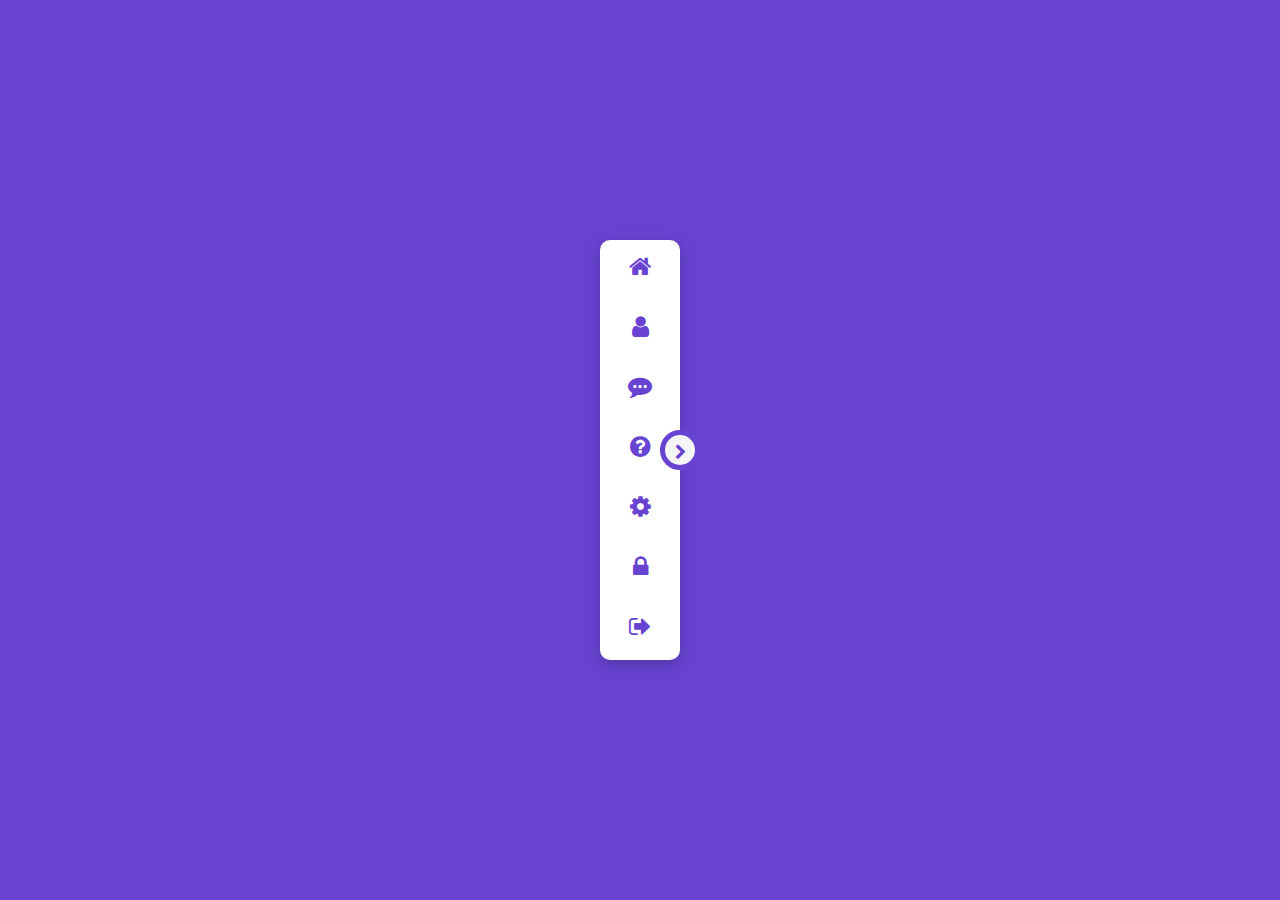
<file: UI-Menu Drawer/index.html>
<!DOCTYPE html>
<html lang="en">
<head>
    <meta charset="UTF-8">
    <meta http-equiv="X-UA-Compatible" content="IE=edge">
    <meta name="viewport" content="width=device-width, initial-scale=1.0">
    <link rel="stylesheet" href="https://stackpath.bootstrapcdn.com/font-awesome/4.7.0/css/font-awesome.min.css" integrity="sha384-wvfXpqpZZVQGK6TAh5PVlGOfQNHSoD2xbE+QkPxCAFlNEevoEH3Sl0sibVcOQVnN" crossorigin="anonymous">
    <link rel="stylesheet" href="style.css">
    <title>Document</title>
</head>
<body>
    <div class="container">
        <div class="navigation">
            <ul>
                <li>
                    <a href="#">
                        <span class="icon"><i class="fa fa-home" aria-hidden="true"></i></span>
                        <span class="title">Home</span>
                    </a>
                </li>
                <li>
                    <a href="#">
                        <span class="icon"><i class="fa fa-user" aria-hidden="true"></i></span>
                        <span class="title">Profile</span>
                    </a>
                </li>
                <li>
                    <a href="#">
                        <span class="icon"><i class="fa fa-commenting" aria-hidden="true"></i></span>
                        <span class="title">Message</span>
                    </a>
                </li>
                <li>
                    <a href="#">
                        <span class="icon"><i class="fa fa-question-circle" aria-hidden="true"></i></span>
                        <span class="title">Help</span>
                    </a>
                </li>
                <li>
                    <a href="#">
                        <span class="icon"><i class="fa fa-cog" aria-hidden="true"></i></span>
                        <span class="title">Setting</span>
                    </a>
                </li>
                <li>
                    <a href="#">
                        <span class="icon"><i class="fa fa-lock" aria-hidden="true"></i></span>
                        <span class="title">Password</span>
                    </a>
                </li>
                <li>
                    <a href="#">
                        <span class="icon"><i class="fa fa-sign-out" aria-hidden="true"></i></span>
                        <span class="title">Sign Out</span>
                    </a>
                </li>
            </ul>
        </div>
        <div class="toggle"></div>
    </div>
    <script>
        const navigation = document.querySelector('.navigation');
        document.querySelector('.toggle').onclick = function()
        {
            this.classList.toggle('active');
            navigation.classList.toggle('active');
        }
    </script>
</body>
</html>
</file>
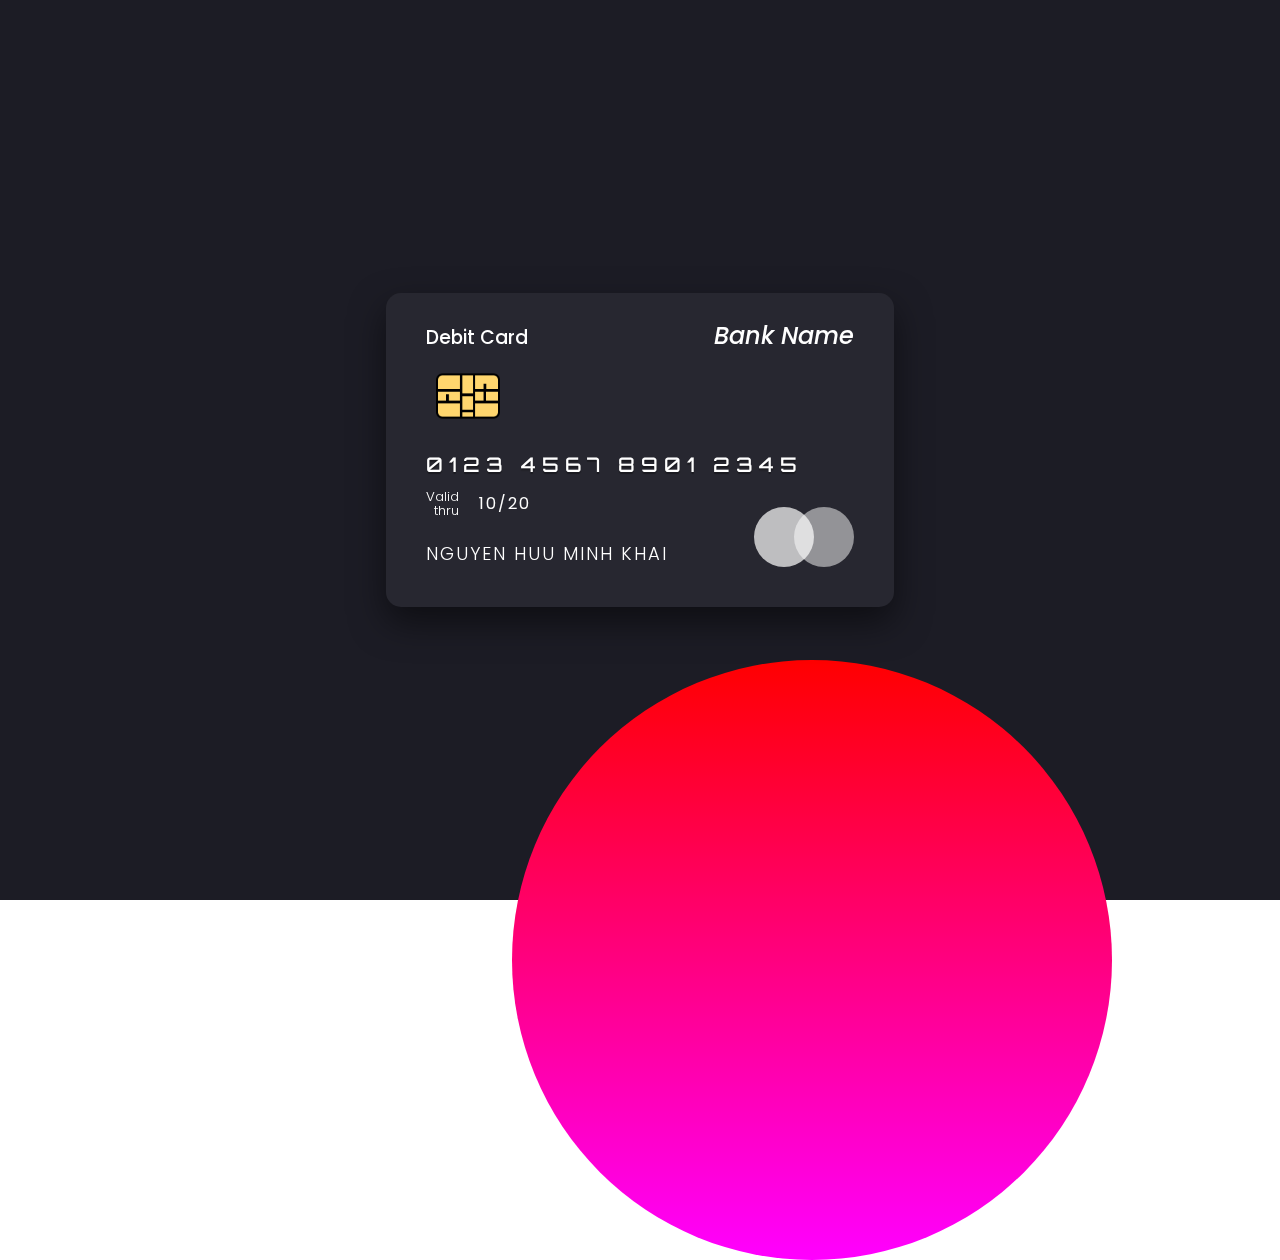
<file: UI_cardBank/index.html>
<!DOCTYPE html>
<html lang="en">
<head>
    <meta charset="UTF-8">
    <meta http-equiv="X-UA-Compatible" content="IE=edge">
    <meta name="viewport" content="width=device-width, initial-scale=1.0">
    <link rel="stylesheet" href="./style.css">
    <title>Card | Bank</title>
</head>
<body>
    <section>
        <div class="card">
            <div class="face front">
                <h3 class="debit">Debit Card</h3>
                <h3 class="bank">Bank Name</h3>
                <img src="./img/chip.png" alt="" class="chip">
                <h3 class="number">0123  4567  8901  2345</h3>
                <h5 class="valid"><span>Valid<br>thru</span><span>10/20</span></h5>
                <h5 class="cardHolder">NGUYEN HUU MINH KHAI</h5>
            </div>
            <div class="face back">
                <div class="blackBar"></div>
                <div class="ccvtext">
                    <h5>Autorized Signature-not valid unless signed</h5>
                    <div class="whiteBar"></div>
                    <div class="ccv">456</div>
                </div>
                <p class="text">A credit card is a payment card issued to users (cardholders) to which requires the balance to be repaid in full a merchant or as a cash advance.

                    A credit card is different from a charge card, which requires the balance to be repaid in full each month or at the end of each statement cycle.[2] In contrast, credit cards allow the consumers to build a continuing balance of debt, subject to interest being charged. A credit card also differs from a cash card</p>
            </div>
        </div>
    </section>
</body>
</html>
</file>
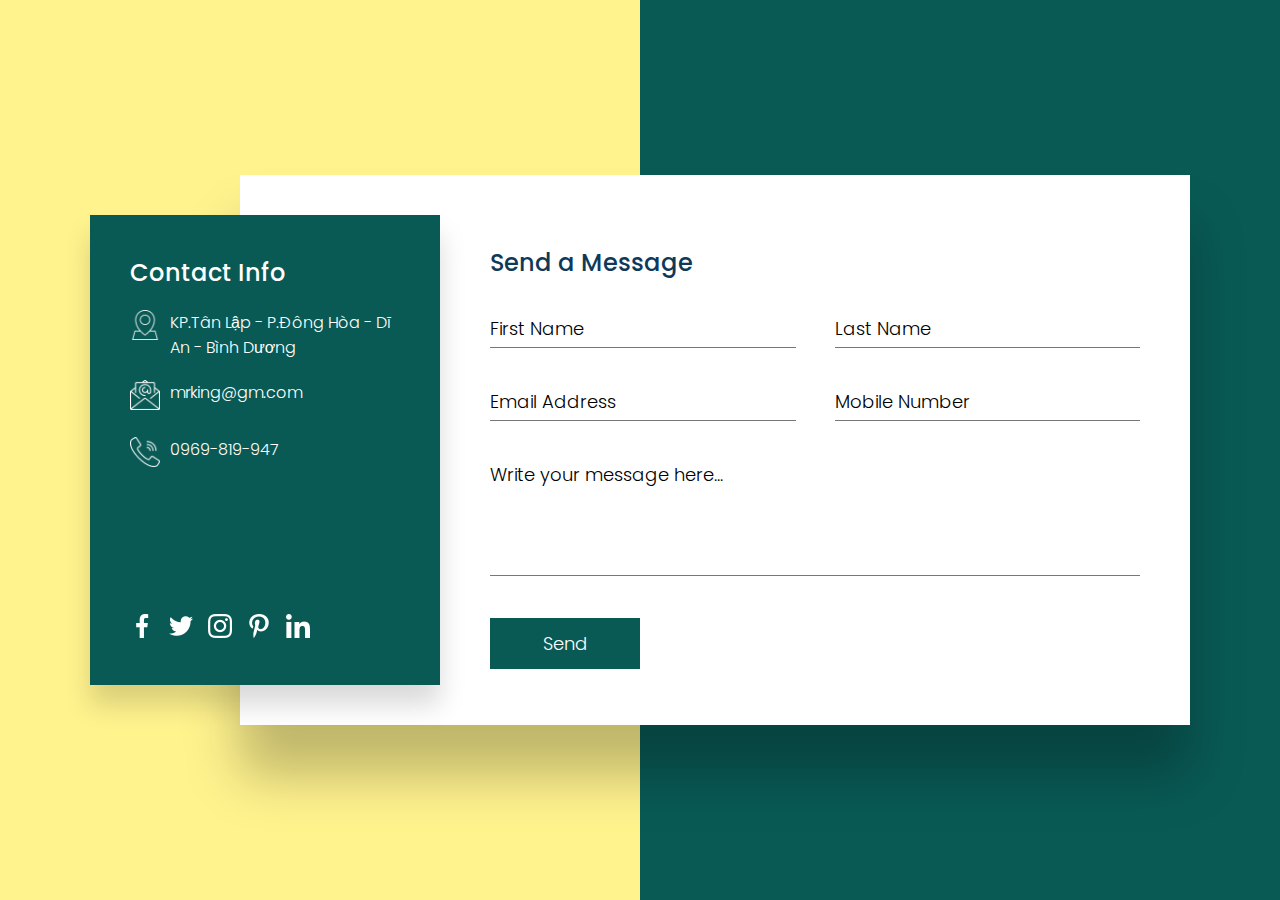
<file: UI_ContactUs/index.html>
<!DOCTYPE html>
<html lang="en">
<head>
    <meta charset="UTF-8">
    <meta http-equiv="X-UA-Compatible" content="IE=edge">
    <meta name="viewport" content="width=device-width, initial-scale=1.0">
    <link rel="stylesheet" href="style.css">
    <title>esponsive Contact Us Page</title>
</head>
<body>
    <section>
        <div class="container">
            <div class="contactInfo">
                <div>
                    <h2>Contact Info</h2>
                    <ul class="info">
                        <li>
                            <span><img src="./images/location.png" alt=""></span>
                            <span>KP.Tân Lập - P.Đông Hòa - Dĩ An - Bình Dương </span>
                        </li>
                        <li>
                            <span><img src="./images/mail.png" alt=""></span>
                            <span>mrking@gm.com </span>
                        </li>
                        <li>
                            <span><img src="./images/call.png" alt=""></span>
                            <span>0969-819-947</span>
                        </li>
                    </ul>
                </div>
                <ul class="sci">
                    <li><a href="#"><img src="./images/1.png" alt=""></a></li>
                    <li><a href="#"><img src="./images/2.png" alt=""></a></li>
                    <li><a href="#"><img src="./images/3.png" alt=""></a></li>
                    <li><a href="#"><img src="./images/4.png" alt=""></a></li>
                    <li><a href="#"><img src="./images/5.png" alt=""></a></li>
                </ul>
            </div>
            <div class="contactForm">
                    <h2>Send a Message</h2>
                    <div class="formBox">
                        <div class="inputBox w50">
                            <input type="text" required>
                            <span>First Name</span>
                        </div>
                        <div class="inputBox w50">
                            <input type="text" required>
                            <span>Last Name</span>
                        </div>
                        <div class="inputBox w50">
                            <input type="text" required>
                            <span>Email Address</span>
                        </div>
                        <div class="inputBox w50">
                            <input type="text" required>
                            <span>Mobile Number</span>
                        </div>
                        <div class="inputBox w100">
                            <textarea required></textarea>
                            <span>Write your message here...</span>
                        </div>
                        <div class="inputBox w100">
                            <input type="submit" value="Send">
                        </div>
                    </div>
            </div>
        </div>
    </section>
</body>
</html>
</file>
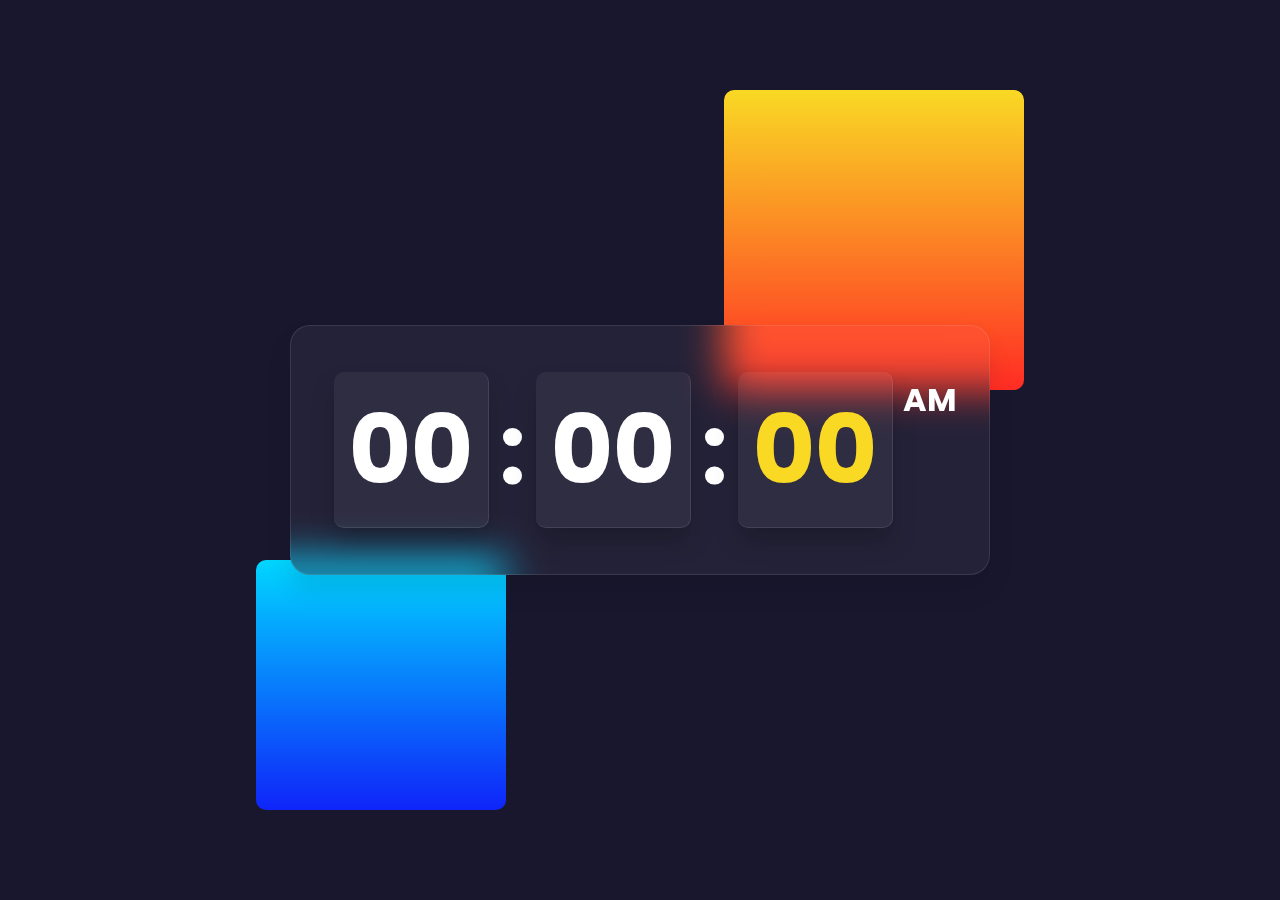
<file: UI_Digital Clock/index.html>
<!DOCTYPE html>
<html lang="en">
<head>
    <meta charset="UTF-8">
    <meta http-equiv="X-UA-Compatible" content="IE=edge">
    <meta name="viewport" content="width=device-width, initial-scale=1.0">
    <link rel="stylesheet" href="style.css">
    <title>Digital Clock UI Design</title>
</head>
<body>
    <section>
        <div class="clock">
            <div class="container">
                <h2 id="hour">00</h2>
                <h2 id="dot">:</h2>
                <h2 id="minute">00</h2>
                <h2 id="dot">:</h2>
                <h2 id="seconds">00</h2>
                <span id="ampm">AM</span>
            </div>
        </div>
    </section>
    <script>
        function clock(){
            let hour = document.getElementById('hour');
            let minute = document.getElementById('minute');
            let seconds = document.getElementById('seconds');
            let ampm = document.getElementById('ampm');
            
            let h = new Date().getHours();
            let m = new Date().getMinutes();
            let s = new Date().getSeconds();
            var am = 'AM';

            // định dạng 12 h
            if(h > 12)
            {
                h = h - 12;
                var am = 'PM'
            }

            //Thêm số  0 bên trước số > 10
            h = (h < 10) ? '0' + h : h;
            m = (m < 10) ? '0' + m : m;
            s = (s < 10) ? '0' + s : s;

            hour.innerHTML = h;
            minute.innerHTML = m;
            seconds.innerHTML = s;
            ampm.innerHTML = am;

        }
        var interval =setInterval(clock , 1000)
    </script>
</body>
</html>
</file>
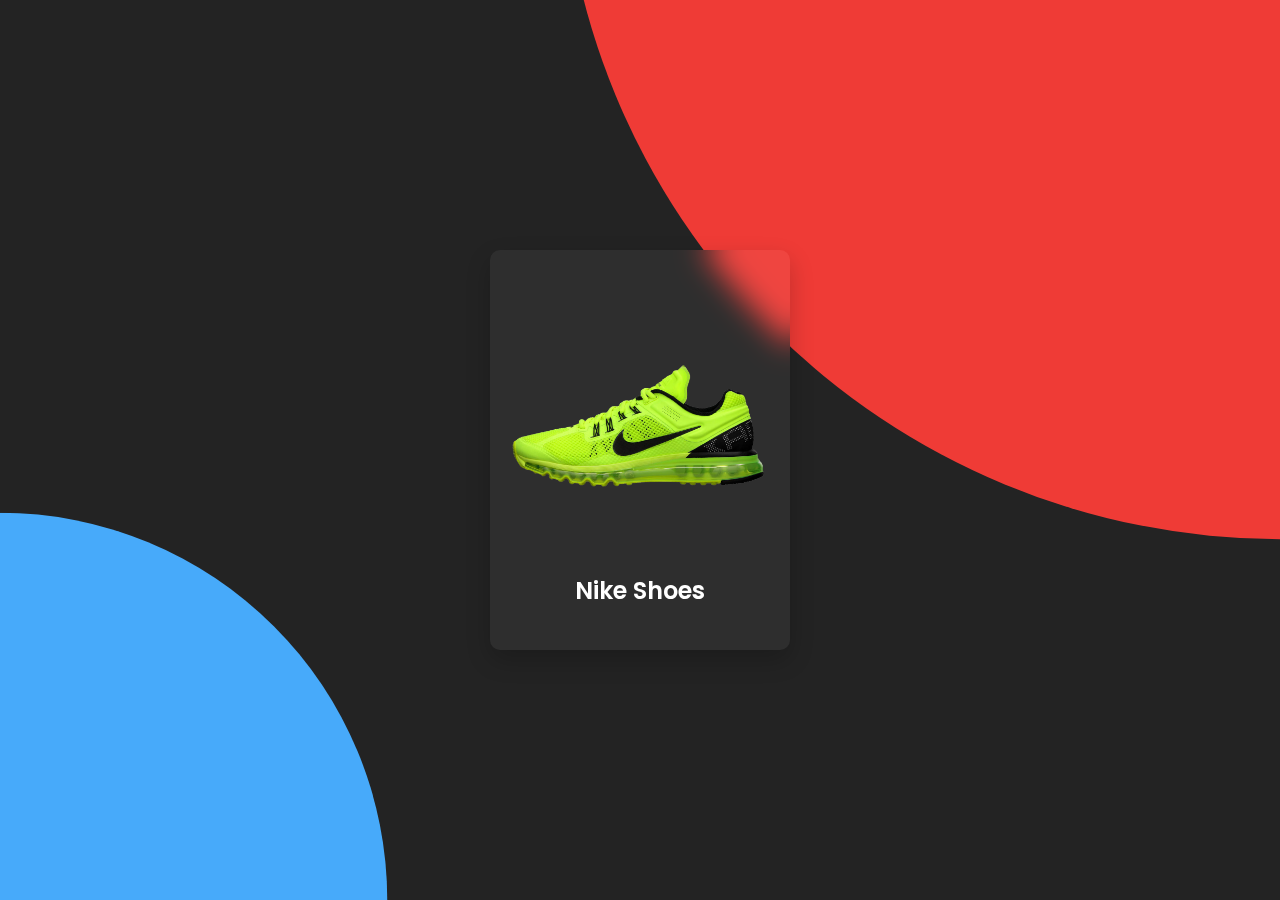
<file: UI_Product Card/index.html>
<!DOCTYPE html>
<html lang="en">
<head>
    <meta charset="UTF-8">
    <meta http-equiv="X-UA-Compatible" content="IE=edge">
    <meta name="viewport" content="width=device-width, initial-scale=1.0">
    <link rel="stylesheet" href="style.css">
    <title>Product Card UI Design</title>
</head>
<body>
    <section>
        <div class="container">
            <div class="card">
                <div class="imgshoes">
                    <img src="shoe.png">
                    <h2>Nike Shoes</h2>
                </div>
                <div class="content">
                    <div class="size">
                        <h3>Size :</h3>
                        <span>7</span>
                        <span>8</span>
                        <span>9</span>
                        <span>10</span>
                    </div>
                    <div class="color">
                        <h3>Color :</h3>
                        <span></span>
                        <span></span>
                        <span></span>
                    </div>
                    <a href="#">Buy Now</a>
                </div>
            </div>
        </div>
    </section>
</body>
</html>
</file>
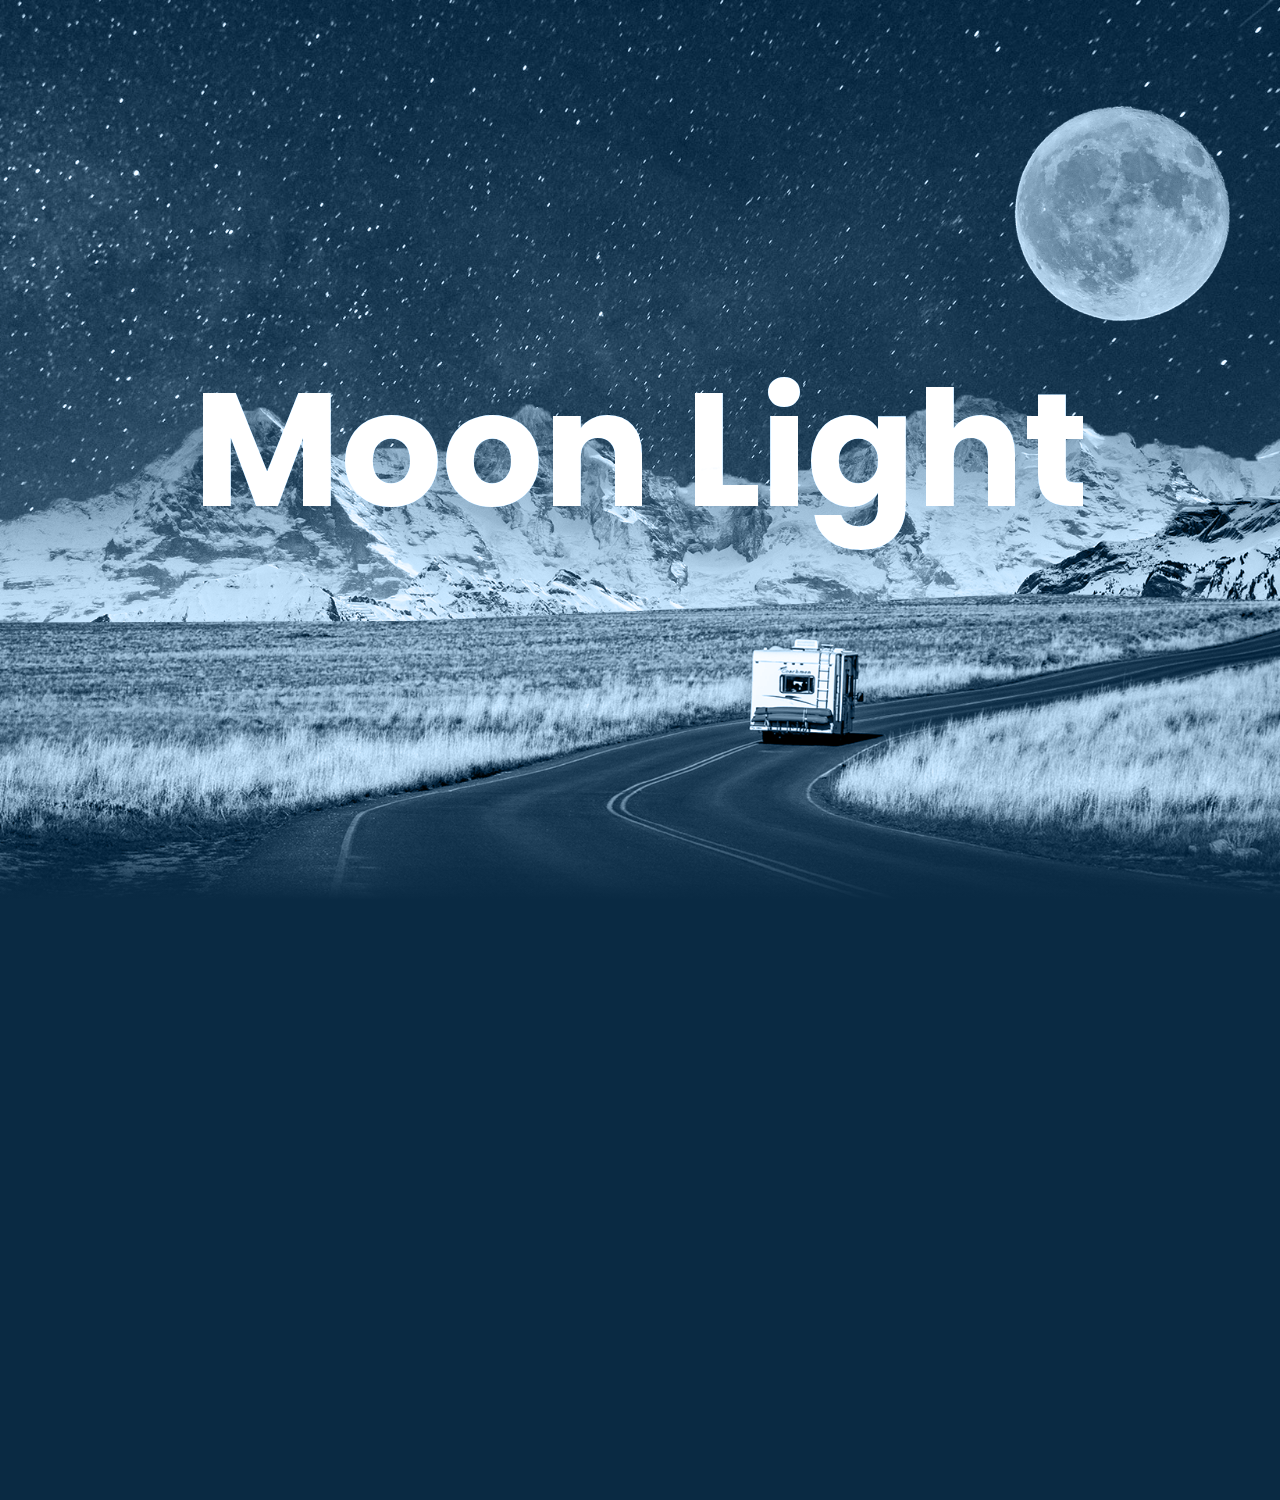
<file: UI_scrolling/index.html>
<!DOCTYPE html>
<html lang="en">
<head>
    <meta charset="UTF-8">
    <meta http-equiv="X-UA-Compatible" content="IE=edge">
    <meta name="viewport" content="width=device-width, initial-scale=1.0">
    <link rel="stylesheet" href="style.css">
    <title>Document</title>
</head>
<body>
    <section>
        <img src="./img/bg.jpg" id="bg">
        <img src="./img/moon.png" id="moon">
        <img src="./img/mountain.png" id="mountain">
        <img src="./img/road.png" id="road">
        <h2 id="text"> Moon Light</h2>
    </section>
    <script type="text/javascript">
        let bg =document.getElementById("bg");
        let moon =document.getElementById("moon");
        let mountain =document.getElementById("mountain");
        let road =document.getElementById("road");
        let text =document.getElementById("text");

        window.addEventListener('scroll',function(){
            var value = window.scrollY;
            bg.style.top = value*0.5 + 'px';
            moon.style.left = -value*0.5 + 'px';
            mountain.style.top = -value*0.15 + 'px';
            road.style.top = value*0.15 + 'px';
            text.style.top = value*1 + 'px';
        })
    </script>
</body>
</html>
</file>
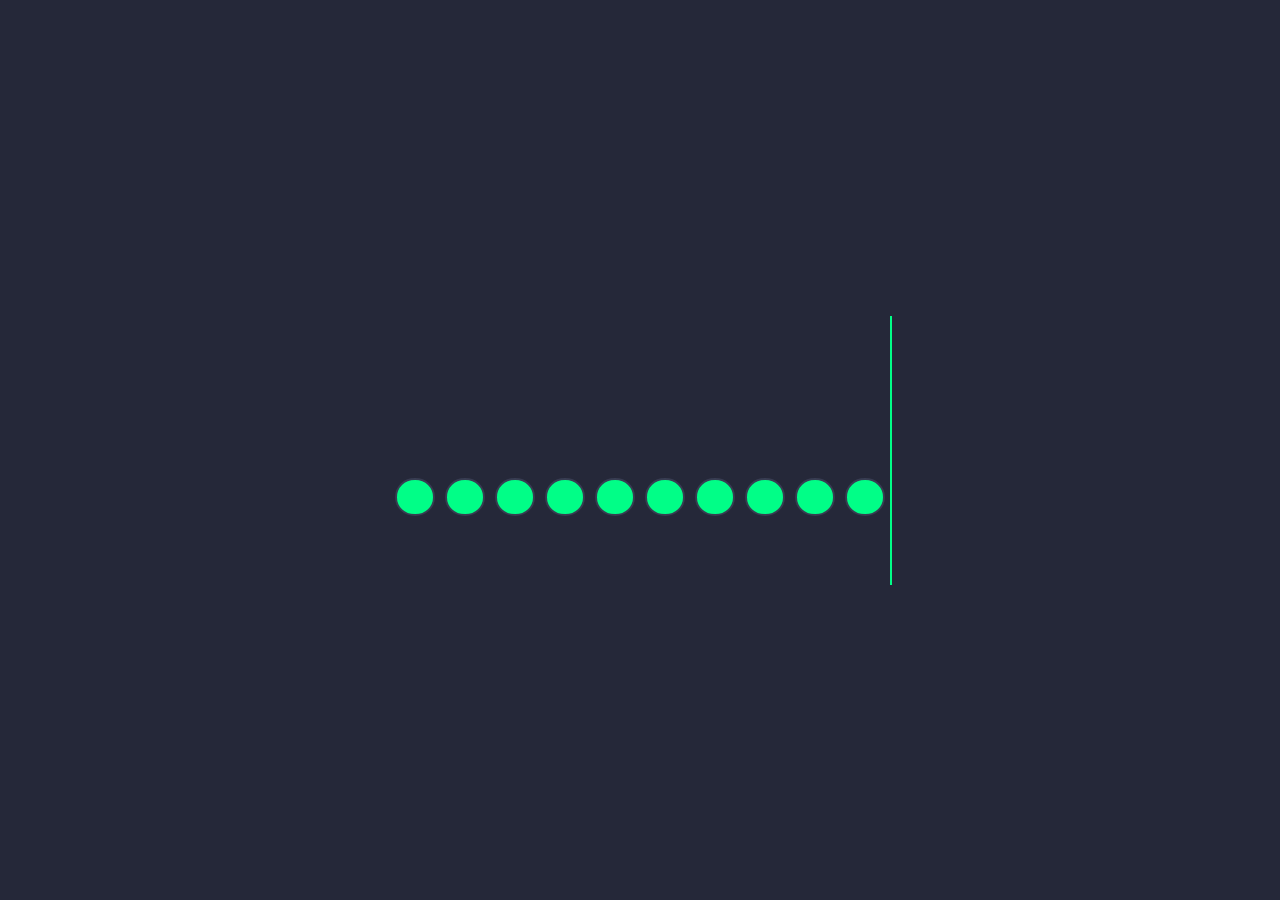
<file: UI_textefet/index.html>
<!DOCTYPE html>
<html lang="en">
<head>
    <meta charset="UTF-8">
    <meta http-equiv="X-UA-Compatible" content="IE=edge">
    <meta name="viewport" content="width=device-width, initial-scale=1.0">
    <link rel="stylesheet" href="./style.css">
    <title>Document</title>
</head>
<body>
    <h2 data-text="..........">..........</h2>
</body>
</html>
</file>
<file: UI-Menu Drawer/style.css>
@import url('https://fonts.googleapis.com/css2?family=Poppins:wght@100;200;300;400;500;600;700&display=swap');

*
{
    margin: 0;
    padding: 0;
    box-sizing: border-box;
    font-family: 'Poppins', sans-serif;
}
body
{
    display: flex;
    justify-content: center;
    align-items: center;
    min-height: 100vh;
    background: #6843d1;
}
.container
{
    position: relative;
}
.container .navigation
{
    position: relative;
    width: 80px;
    height: 420px;
    background: #fff;
    border-radius: 10px;
    overflow: hidden;
    box-shadow: 0 5px 15px rgba(0, 0, 0, 0.2);
    transition: 0.5s;
}
.container .navigation.active
{
    width: 300px;
}
.container .navigation ul 
{
    position: absolute;
    top: 0;
    left: 0;
    width: 100%;
}
.container .navigation ul li
{
    position: relative;
    list-style: none;
    width: 100%;
}
.container .navigation ul li:hover
{
    background: #efefef;
}
.container .navigation ul li a
{
    position: relative;
    display: block;
    width: 100%;
    display: flex;
    text-decoration: none;
    color: #6843d1;
    font-weight: 500;
}
.container .navigation ul li a .icon
{
    position: relative;
    display: block;
    min-width: 80px;
    height: 60px;
    line-height: 60px;
    text-align: center;
}
.container .navigation ul li a .icon .fa
{
    font-size: 24px;
}
.container .navigation ul li a .title 
{
    position: relative;
    display: block;
    height: 60px;
    line-height: 60px;
    white-space: nowrap;
}
.toggle
{
    position: absolute;
    top: calc(50% - 20px);
    right: -20px;
    width: 40px;
    height: 40px;
    background: #f5f5f5;
    cursor: pointer;
    border: 5px solid #6843d1;
    border-radius: 50%;
}
.toggle::before
{
    content: '\f054';
    font-family: fontAwesome;
    position: absolute;
    width: 100%;
    height: 100%;
    line-height: 35px;
    text-align: center;
    font-size: 16px;
    color: #6843d1;
}
.toggle.active::before
{
    content: '\f053';
}
</file>
<file: UI_cardBank/style.css>
@import url('https://fonts.googleapis.com/css2?family=Poppins&display=swap');
@import url('https://fonts.googleapis.com/css2?family=Orbitron:wght@500&display=swap');
*{
    margin: 0;
    padding: 0;
    box-sizing: border-box;
    font-family: 'Poppins',sans-serif;
}
body
{
    overflow: hidden;
}
section
{
    display: flex;
    justify-content: center;
    align-items: center;
    min-height: 100vh;
    background: #1c1c25;
}
section::before
{
    content: '';
    position: absolute;
    bottom: -40%;
    left: 40%;
    width: 600px;
    height: 600px;
    background: linear-gradient(#f00,#f0f);
    border-radius: 50%;

}
.card
{
    position: relative;
    width: 508px;
    height: 314px;
    transform-style: preserve-3d;
    perspective: 500px;
}
.card .face
{
    position: absolute;
    top: 0;
    left: 0;
    width: 100%;
    height: 100%;
    box-shadow: 0 15px 35px rgba(0, 0, 0, 0.5);
    border-radius: 15px;
    background: rgba(255, 255, 255, 0.05);
    backdrop-filter: blur(10px);
    transform-style: preserve-3d;
    transition: 1s;
    backface-visibility: hidden;
}
.card:hover .face.front
{
    transform: rotateY(180deg);
}
.card .face.back
{
    transform: rotateY(180deg);
}
.card:hover .face.back
{
    transform: rotateY(360deg);
}
.card .face.front::before
{
    content: '';
    position: absolute;
    bottom: 40px;
    right: 40px;
    width: 60px;
    height: 60px;
    background: #fff;
    border-radius: 50%;
    opacity: 0.5;
}
.card .face.front::after
{
    content: '';
    position: absolute;
    bottom: 40px;
    right: 80px;
    width: 60px;
    height: 60px;
    background: #fff;
    border-radius: 50%;
    opacity: 0.7;
}
.card .face.front .debit
{
    position: absolute;
    left: 40px;
    top: 30px;
    color: #fff;
    font-weight: 500;
}
.card .face.front .bank
{
    position: absolute;
    right: 40px;
    top: 25px;
    color: #fff;
    font-weight: 500;
    font-style: italic;
    font-size: 24px;
}
.card .face.front .chip
{
    position: absolute;
    top: 80px;
    left: 50px;
    max-width: 64px;
}

.card .face.front .number
{
    position: absolute;
    bottom: 130px;
    left: 40px;
    color: #fff;
    font-weight: 500;
    letter-spacing: 6px;
    font-size: 20px;
    text-shadow: 0 2px 1px #0005;
    font-family: 'Orbitron', sans-serif;
}
.card .face.front .valid
{
    position: absolute;
    bottom: 90px;
    left: 40px;
    color: #fff;
    display: flex;
    justify-content: center;
    align-items: center;
    font-weight: 300;
    line-height: 1em;
    text-align: right;
}
.card .face.front .valid span:last-child
{
    margin-left: 20px;
    font-size: 16px;
    font-weight: 400;
    letter-spacing: 2px;
}
.card .face.front .cardHolder
{
    position: absolute;
    bottom: 40px;
    left: 40px;
    color: #fff;
    font-weight: 300;
    font-size: 18px;
    letter-spacing: 2px;

}
.card .face.back .blackBar
{
    position: absolute;
    top: 40px;
    width: 100%;
    height: 60px;
    background: #000;

}
.card .face.back .ccvtext
{
    position: absolute;
    top: 120px;
    left: 30px;  
}
.card .face.back .ccvtext h5
{
    color: #fff;
    font-weight: 400px;
    font-size: 12px;
    text-transform: uppercase;
    letter-spacing: 2px;

}
.card .face.back .ccvtext .whiteBar
{
    position: relative;
    width: 400px;
    height: 40px;
    background: #fff;
    margin-top: 5px;
    
}
.card .face.back .ccvtext .ccv
{
    position: relative;
    top: -35px;
    left: 395px;
    background: #ccc;
    color: #111;
    width: 50px;
    height: 30px;
    font-weight: 600;
    letter-spacing: 3px;
    display: flex;
    justify-content: center;
    align-items: center;
    
}
.card .face.back .text
{
    position: absolute;
    bottom: 30px;
    left: 30px;
    right: 30px;
    color: #fff;
    font-size: 10px;
    line-height: 1.4em;
    font-weight: 300;
}
</file>
<file: UI_ContactUs/style.css>
@import url('https://fonts.googleapis.com/css2?family=Poppins:wght@100;300;400;500;600;700&display=swap');
*
{
    margin: 0;
    padding: 0;
    box-sizing: border-box;
    font-family: 'Poppins', sans-serif;
}
section
{
    display: flex;
    justify-content: center;
    align-items: center;
    min-height: 100vh;
    background: #095a55;
}
section::before
{
    content: '';
    position: absolute;
    top: 0;
    left: 0;
    width: 50%;
    height: 100%;
    background: #fff38e;
}
.container
{
    position: relative;
    min-width: 1100px;
    min-height: 550px;
    display: flex;
    z-index: 1000;
    
}
.container .contactInfo
{
    position: absolute;
    top: 40px;
    width: 350px;
    height: calc(100% - 80px);
    background: #095a55;
    z-index: 1;
    padding: 40px;
    display: flex;
    justify-content: center;
    flex-direction: column;
    justify-content: space-between;
    box-shadow: 0 20px 25px rgba(0, 0, 0, 0.15);

}
.container .contactInfo h2 
{
    color: #fff;
    font-size: 24px;
    font-weight: 500;
}
.container .contactInfo ul.info
{
    position: relative;
    margin: 20px 0;
}
.container .contactInfo ul.info li
{
    position: relative;
    list-style: none;
    display: flex;
    margin: 20px 0;
    cursor: pointer;
    align-items: flex-start;
}
.container .contactInfo ul.info li span:nth-child(1)
{
    width: 30px;
    min-width: 30px;
}
.container .contactInfo ul.info li span:nth-child(1) img
{
    max-width: 100%;
    filter: invert(1);
}
.container .contactInfo ul.info li span:nth-child(2)
{
    color: #fff;
    margin-left: 10px;
    font-weight: 300;
}
.container .contactInfo ul.sci
{
    position: relative;
    display: flex;
}
.container .contactInfo ul.sci li
{
    list-style: none;
    margin-right: 15px;
}
.container .contactInfo ul.sci li a 
{
    text-decoration: none;
}
.container .contactInfo ul.sci li a img 
{
    filter: invert(1);
}

.container .contactForm
{
    position: absolute;
    padding: 70px 50px;
    padding-left: 250px;
    margin-left: 150px;
    width: calc(100% - 150px);
    height: 100%;
    background: #fff;
    box-shadow: 0 50px 50px rgba(0, 0, 0, 0.25);
}

.container .contactForm h2 
{
    color: #0f3959;
    font-size: 24px;
    font-weight: 500;
}

.container .contactForm .formBox
{
    position: relative;
    display: flex;
    justify-content: space-between;
    flex-wrap: wrap;
    padding-top:30px;
}
.container .contactForm .formBox .inputBox
{
    position: relative;
    margin-bottom: 35px;
}
.container .contactForm .formBox .inputBox.w50
{
    width: 47%;
}
.container .contactForm .formBox .inputBox.w100
{
    width: 100%;
}
.container .contactForm .formBox .inputBox input,
.container .contactForm .formBox .inputBox textarea
{
    width: 100%;
    resize: none;
    padding: 5px 0;
    font-size: 18px;
    font-weight: 300;
    color: #333;
    border: none;
    outline: none;
    border-bottom: 1px solid #777;
}
.container .contactForm .formBox .inputBox textarea
{
    height: 120px;
}
.container .contactForm .formBox .inputBox span
{
    position: absolute;
    left: 0;
    padding: 5px 0;
    pointer-events: none;
    font-size: 18px;
    font-weight: 300;
    transition: 0.3s ;
}
.container .contactForm .formBox .inputBox input:focus ~ span,
.container .contactForm .formBox .inputBox input:valid ~ span,
.container .contactForm .formBox .inputBox textarea:focus ~ span,
.container .contactForm .formBox .inputBox textarea:valid ~ span
{
    transform: translateY(-20px);
    font-size: 12px;
    font-weight: 400;
    letter-spacing: 1px;
    color: #095a55;
}
.container .contactForm .formBox .inputBox input[type="submit"]
{
    position: relative;
    cursor: pointer;
    background: #095a55;
    color: #fff;
    border: none;
    max-width: 150px;
    padding: 12px;

}
.container .contactForm .formBox .inputBox input[type="submit"]:hover
{
    background: rgb(12, 179, 170);
}
/* ===================================== */
@media(max-width:1200px)
{
    .container
    {
        width: 90%;
        min-width: auto;
        margin: 20px;
        box-shadow: 0 20px 50px rgba(0, 0, 0, 0.2);
    }
    .container .contactInfo
    {
        top: 0;
        height: 500px;
        position: relative;
        box-shadow: none;
    }
    .container .contactForm
    {
        position: relative;
        width: calc(100% - 350px);
        padding-left: 0;
        margin-left: 0;
        padding: 40px;
        height: 550px;
        box-shadow: none;
    }
}

@media (max-width : 991px)
{
    section
    {
        background: #fff38e;
    }
    section::before
    {
        display: none;
    }
    .container
    {
        display: flex;
        flex-direction: column-reverse;

    }
    .container .contactForm
    {
        width: 100%;
        height: auto;
    }
    .container .contactInfo
    {
        width: 100%;
        height: auto;
        flex-direction: row;
    }
    .container .contactInfo ul.sci
    {
        position: relative;
        display: flex;
        justify-content: center;
        align-items: center;

    }
}
@media (max-width : 600px)
{
    .container .contactForm
    {
        padding: 25px;
    }
    .container .contactInfo
    {
        padding: 25px;
        flex-direction: column;
        align-items: flex-start;
    }
    .container .contactInfo ul.sci
    {
        margin-top: 40px;
    }
    .container .contactForm .formBox .inputBox.inputBox.w50
    {
        width: 100%;
    }
}
</file>
<file: UI_Digital Clock/style.css>
@import url('https://fonts.googleapis.com/css2?family=Poppins:wght@100;200;300;400;500;600;700&display=swap');
*
{
    margin: 0;
    padding: 0;
    box-sizing: border-box;
    font-family: 'Poppins', sans-serif;
}
section
{
    position: relative;
    width: 100%;
    height: 100vh;
    background: #19172e;
    display: flex;
    justify-content: center;
    align-items: center;
}
section::before
{
    content: '';
    position: absolute;
    top: 10%;
    right: 20%;
    width: 300px;
    height: 300px;
    border-radius: 10px;
    background: linear-gradient(#f9d924,#ff2c24);
    animation: animate 5s ease-in-out infinite;
}
section::after
{
    content: '';
    position: absolute;
    bottom: 10%;
    left: 20%;
    width: 250px;
    height: 250px;
    border-radius: 10px;
    background: linear-gradient(#01d6ff,#0f24f9);
    animation: animate 5s ease-in-out infinite;
    animation-delay: 2.5s;
}
@keyframes animate
{
    0%,100%
    {
        transform: translateY(20px);
    }
    50%
    {
        transform: translateY(-20px);
    }
}
.clock
{
    position: relative;
    width: 700px;
    height: 250px;
    background: rgba(255, 255, 255, 0.05);
    box-shadow: 0 15px 25px rgba(0, 0, 0, 0.1);
    z-index: 1000;
    border-radius: 20px;
    border:  1px solid rgba(255, 255, 255, 0.1);
    backdrop-filter: blur(20px);
}
.clock .container
{
    display: flex;
    justify-content: center;
    align-items: center;
    height: 100%;
}
.clock .container h2{
    font-size: 6em;
    color: #fff;

}
.clock .container h2:nth-child(odd){
   padding:  5px 15px ;
   border-radius: 10px;
   background: rgba(255, 255, 255, 0.05);
   box-shadow:  0 15px 25px rgba(0, 0, 0, 0.2);
   margin: 0 10px ;
   border-bottom: 1px solid rgba(255, 255, 255, 0.1);
   border-right: 1px solid rgba(255, 255, 255, 0.1);
    
}
.clock .container h2#seconds
{
    color: #f9d924;
}
#ampm
{
    position: relative;
    top: -50px;
    font-size: 2em;
    color:#fff;
    font-weight: 700;
}
</file>
<file: UI_Product Card/style.css>
@import url('https://fonts.googleapis.com/css2?family=Poppins:wght@100;300;400;500;600;700&display=swap');
*
{
    margin: 0;
    padding: 0;
    box-sizing: border-box;
    font-family: 'Poppins', sans-serif;
}
section
{
    display: flex;
    justify-content: center;
    align-items: center;
    min-height: 100vh;
    background: #232323;
    overflow: hidden;
    padding: 100px 20px;
    box-sizing: border-box;
}
section::before
{
    content: '';
    position: fixed;
    top: 0;
    left: 0;
    width: 100%;
    height: 100%;
    background: #ef3b36;
    clip-path: circle(65% at 100% -20%);

}
section::after
{
    content: '';
    position: fixed;
    top: 0;
    left: 0;
    width: 100%;
    height: 100%;
    background: #47aafa;
    clip-path: circle(35% at 0% 100%);
    
}
.container
{
    position: relative;
    z-index: 10;
    display: flex;
    justify-content: center;
    align-items: center;
    flex-wrap: wrap;
}
.container .card
{
    position: relative;
    width: 300px;
    border-radius: 10px;
    height: 400px;
    margin: 20px 40px;
    display: flex;
    justify-content: center;
    align-items: center;
    flex-direction: column;
    background: rgba(255, 255, 255, 0.05);
    box-shadow: 0 10px 25px rgba(0, 0, 0, 0.2);
    backdrop-filter: blur(15px);
}
.container .card .imgshoes
{
    position: relative;
    display: flex;
    justify-content: center;
    align-items: center;
    flex-direction: column;
    padding: 20px;
    transition: 0.5s ease-in-out;
}
.container .card:hover .imgshoes
{
    transform: translateY(-100px);
}
.container .card .imgshoes img
{
    max-width: 100%;
    margin: 0 0 20px;
    transition: 0.5s ease-in-out;
}

.container .card:hover .imgshoes img
{
    transform: translate(-20px,-40px) rotate(-25deg) scale(1.4);
}
.container .card .imgshoes h2
{
    color: #fff;
    font-weight: 600;
}
.container .card .content
{
    position: absolute;
    bottom: 20px;
    display: flex;
    justify-content: center;
    align-items: center;
    flex-direction: column;
    opacity: 0;
    visibility: hidden;
    transition: 0.5s ease-in-out;
}
.container .card:hover .content
{
    opacity: 1;
    visibility: visible;
}
.container .card .content .size ,
.container .card .content .color
{
    display: flex;
    justify-content: center;
    align-items: center;
    padding: 8px 20px;
}
.container .card .content .size h3,
.container .card .content .color h3
{
    color: #fff;
    font-weight: 300;
    font-size: 14px;
    text-transform: uppercase;
    letter-spacing: 2px;
    margin-right: 10px;
}
.container .card .content .size span
{
    width: 26px;
    height: 26px;
    text-align: center;
    line-height: 24px;
    display: inline-block;
    color: #111;
    background: #fff;
    border-radius: 4px;
    font-size: 14px;
    margin: 0 5px;
    font-weight: 500;
    transition: 0.5s;
    cursor: pointer;
}
.container .card .content .size span:hover
{
    background: #9bdc28;
}
.container .card .content .color span
{
    width: 20px;
    height: 20px;
    background: #f00;
    border-radius: 50%;
    margin: 0 5px;
    border: 2px solid #fff;
    box-sizing: border-box;
    cursor: pointer;
}
.container .card .content .color span:nth-child(2)
{
    background: #9bdc28;
}
.container .card .content .color span:nth-child(3)
{
    background: #03a9f4;
}
.container .card .content .color span:nth-child(4)
{
    background: #e91e63;
}
.container .card .content a 
{
    position: relative;
    top: 10px;
    display: inline-block;
    padding: 12px 30px;
    background: #fff;
    border-radius: 40px;
    font-weight: 600;
    letter-spacing: 1px;
    color: #111;
    text-decoration: none;
    text-transform: uppercase;
}
</file>
<file: UI_scrolling/style.css>
@import url('https://fonts.googleapis.com/css2?family=Poppins&display=swap');
*
{
    margin: 0;
    padding: 0;
    font-family: 'Poppins',sans-serif;
}
body
{
    background: #0a2a43;
    min-height: 1500px;

}
section
{
    position: relative;
    width: 100%;
    height: 100vh;
    overflow: hidden;
    display: flex;
    justify-content: center;
    align-items: center;
}
section::before
{
    content:'';
    position: absolute;
    bottom: 0;
    width: 100%;
    height: 100px;
    background: linear-gradient(to top,#0a2a43,transparent);
    z-index: 10000;
}
section::after
{
    content:'';
    position: absolute;
    bottom: 0;
    width: 100%;
    height: 100%;
    background: #0a2a43;
    z-index: 10000;
    mix-blend-mode: color;
}
section img
{
    position: absolute;
    top: 0;
    left: 0;
    width: 100%;
    height: 100%;
    object-fit: cover;
    pointer-events: none;

}
#text
{
    position: relative;
    color: #fff ;
    font-size: 10em;
    font-weight: bold;
    z-index: 1;
}
#road
{
    z-index: 2;
}
</file>
<file: UI_textefet/style.css>
@import url('https://fonts.googleapis.com/css2?family=Poppins:wght@100;300;400;500&display=swap');
*
{
    margin: 0;
    padding: 0;
    box-sizing: border-box;
    font-family: 'Poppins', sans-serif;

}
body
{
    display: flex;
    justify-content: center;
    align-items: center;
    min-height: 100vh;
    background: #252839;
}
h2{
    position: relative;
    font-size: 14vw;
    color:#252839 ;
    -webkit-text-stroke: 0.3vw #383d52;
    text-transform: uppercase;
}
h2::before
{
    content: attr(data-text);
    position: absolute;
    top: 0;
    left: 0;
    width: 0;
    width: 100%;
    height: 100%;
    color: #01fe87;
    -webkit-text-stroke: 0vw #383d52;
    border-right: 2px solid #01fe87;
    overflow: hidden;
    animation: animate 6s linear infinite;
}
@keyframes animate
{
    0%, 10%, 100%
    {
        width: 0;
    }
    70%,90%
    {
        width: 100%;
    }
}
</file>
